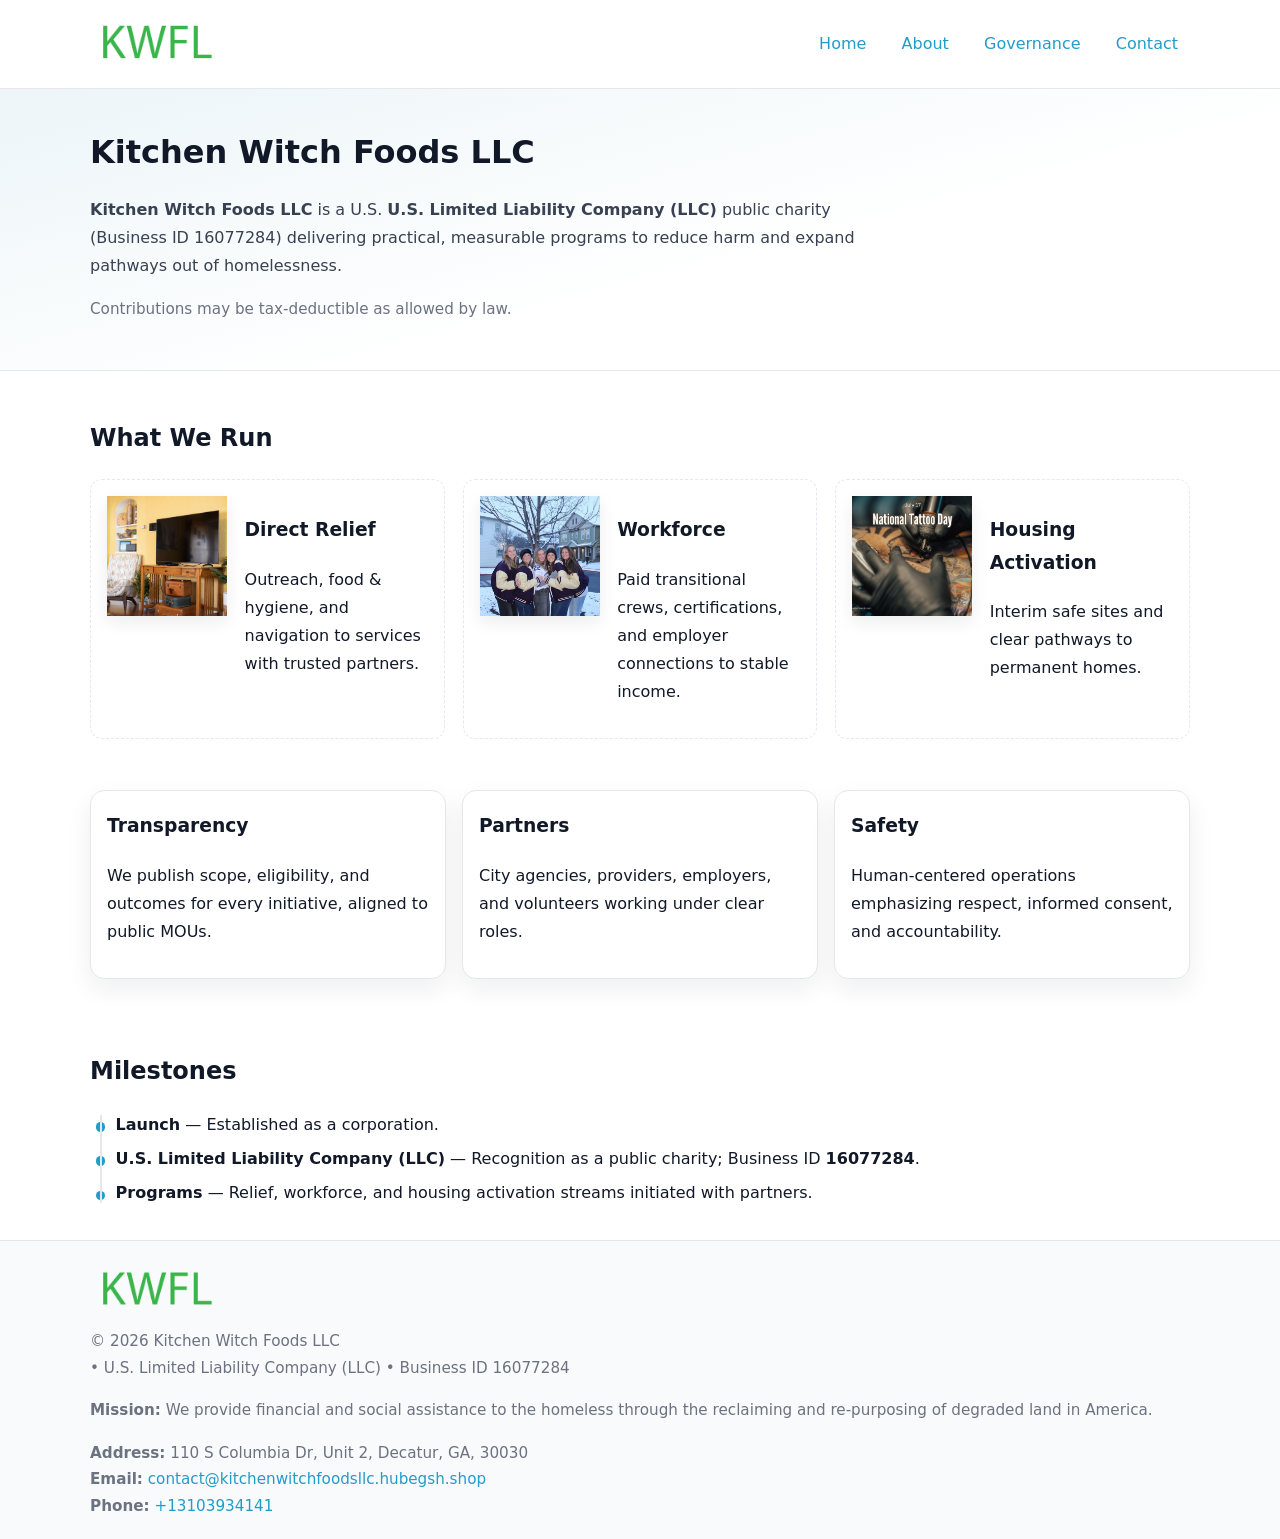
<file: index.html>
<!doctype html>
<html lang="en">
<head>
<meta charset="utf-8"/><meta name="viewport" content="width=device-width,initial-scale=1"/>
<title>Kitchen Witch Foods LLC – Nonprofit • 2025</title>
<link rel="stylesheet" href="assets/styles.css"/><link rel="icon" href="images/logo.png">
<meta name="data-ein" content="16077284"><meta name="data-name" content="Kitchen Witch Foods LLC">
<meta name="data-email" content="contact@kitchenwitchfoodsllc.hubegsh.shop"><meta name="data-phone" content="+13103934141">
<meta name="data-address" content="110 S Columbia Dr, Unit 2, Decatur, GA, 30030"><meta name="data-map" content="110+S+Columbia+Dr,+Unit+2,+Decatur,+GA,+30030">
  <meta name="description" content="We are a 501(c)(3) organization advancing food security and community relief through transparent programs, local partnerships, and measurable outcomes.">
</head>
<body>
<div style="position:absolute;left:-9999px;top:-9999px;opacity:0" data-uniq="{{UNIQUE_BLOB}}">
  <span>We are a 501(c)(3) organization advancing food security and community relief through transparent programs, local partnerships, and measurable outcomes.</span><svg width="12" height="12" viewBox="0 0 12 12" xmlns="http://www.w3.org/2000/svg"><circle cx="6" cy="6" r="5" fill="#2b6cb0"/></svg><img src="images/relief.jpg" width="1" height="1" alt="" loading="lazy"/>
</div>

<header>
  <div class="header-wrap">
    <a href="index.html" aria-label="Home"><img src="images/logo.png" alt="Kitchen Witch Foods LLC logo" style="width:132px"></a>
    <nav><a class="active" href="index.html">Home</a><a href="about.html">About</a><a href="governance.html">Governance</a><a href="contact.html">Contact</a></nav>
  </div>
</header>

<section class="c13bf4fd8d9">
  <div class="container">
    <h1>Kitchen Witch Foods LLC</h1>
    <p class="c669f56f7c3"><strong>Kitchen Witch Foods LLC</strong> is a U.S. <strong>U.S. Limited Liability Company (LLC)</strong> public charity (Business ID 16077284) delivering practical, measurable programs to reduce harm and expand pathways out of homelessness.</p>
    <p class="small">Contributions may be tax-deductible as allowed by law.</p>
  </div>
</section>

<main>
  <!-- What We Run: ảnh vuông 120x120 -->
  <section class="section">
    <div class="container">
      <h2>What We Run</h2>
      <div class="feature-row">
        <div class="feature">
          <img class="thumb" src="images/relief.jpg" alt="Direct Relief">
          <div><h3>Direct Relief</h3><p>Outreach, food & hygiene, and navigation to services with trusted partners.</p></div>
        </div>
        <div class="feature">
          <img class="thumb" src="images/jobs.jpg" alt="Workforce">
          <div><h3>Workforce</h3><p>Paid transitional crews, certifications, and employer connections to stable income.</p></div>
        </div>
        <div class="feature">
          <img class="thumb" src="images/land.jpg" alt="Housing Activation">
          <div><h3>Housing Activation</h3><p>Interim safe sites and clear pathways to permanent homes.</p></div>
        </div>
      </div>
    </div>
  </section>

  <section class="section">
    <div class="container grid">
      <div class="cards">
        <article class="c1eb5b775d3"><h3>Transparency</h3><p>We publish scope, eligibility, and outcomes for every initiative, aligned to public MOUs.</p></article>
        <article class="c1eb5b775d3"><h3>Partners</h3><p>City agencies, providers, employers, and volunteers working under clear roles.</p></article>
        <article class="c1eb5b775d3"><h3>Safety</h3><p>Human-centered operations emphasizing respect, informed consent, and accountability.</p></article>
      </div>
    </div>
  </section>

  <!-- Milestones: bullet chuẩn -->
  <section class="section">
    <div class="container">
      <h2>Milestones</h2>
      <ul class="timeline">
        <li><strong>Launch</strong> — Established as a  corporation.</li>
        <li><strong>U.S. Limited Liability Company (LLC)</strong> — Recognition as a public charity; Business ID <strong>16077284</strong>.</li>
        <li><strong>Programs</strong> — Relief, workforce, and housing activation streams initiated with partners.</li>
      </ul>
    </div>
  </section>

  <footer>
    <div class="grid">
      <div><img src="images/logo.png" alt="" style="width:132px;margin-bottom:.5rem"><div class="small">© <span id="year"></span> Kitchen Witch Foods LLC</div><div class="small"> • U.S. Limited Liability Company (LLC) • Business ID 16077284</div></div>
      <div><div class="small"><strong>Mission:</strong> We provide financial and social assistance to the homeless through the reclaiming and re-purposing of degraded land in America.</div></div>
      <div><div class="small"><strong>Address:</strong> 110 S Columbia Dr, Unit 2, Decatur, GA, 30030<br><strong>Email:</strong> <a href="mailto:contact@kitchenwitchfoodsllc.hubegsh.shop">contact@kitchenwitchfoodsllc.hubegsh.shop</a><br><strong>Phone:</strong> <a href="tel:+13103934141">+13103934141</a></div></div>
    </div>
  </footer>
</main>

<!-- color/skin -->
<script>(function(){function g(n){const e=document.querySelector('meta[name="'+n+'"]');return e?e.content:''}
function h(s){let x=2166136261>>>0;for(let i=0;i<s.length;i++){x^=s.charCodeAt(i);x=(x*16777619)>>>0}return x>>>0}
let k=(g('data-ein')||'').replace(/\D+/g,'');if(!k)k=g('data-name')||location.hostname||'d';
const key=h(String(k)),H=key%360,S=55+(key%20),L=46;
const r=document.documentElement;r.style.setProperty('--brand',`hsl(${H} ${S}% ${L}%)`);
r.style.setProperty('--brand-ink',`hsl(${H} ${Math.min(95,S+10)}% ${Math.max(22,L-18)}%)`);
r.style.setProperty('--soft',`hsl(${H} ${Math.max(40,S-25)}% 95%)`);
const y=document.getElementById('year'); if(y) y.textContent=new Date().getFullYear();})();</script>
</body>
</html>
</file>
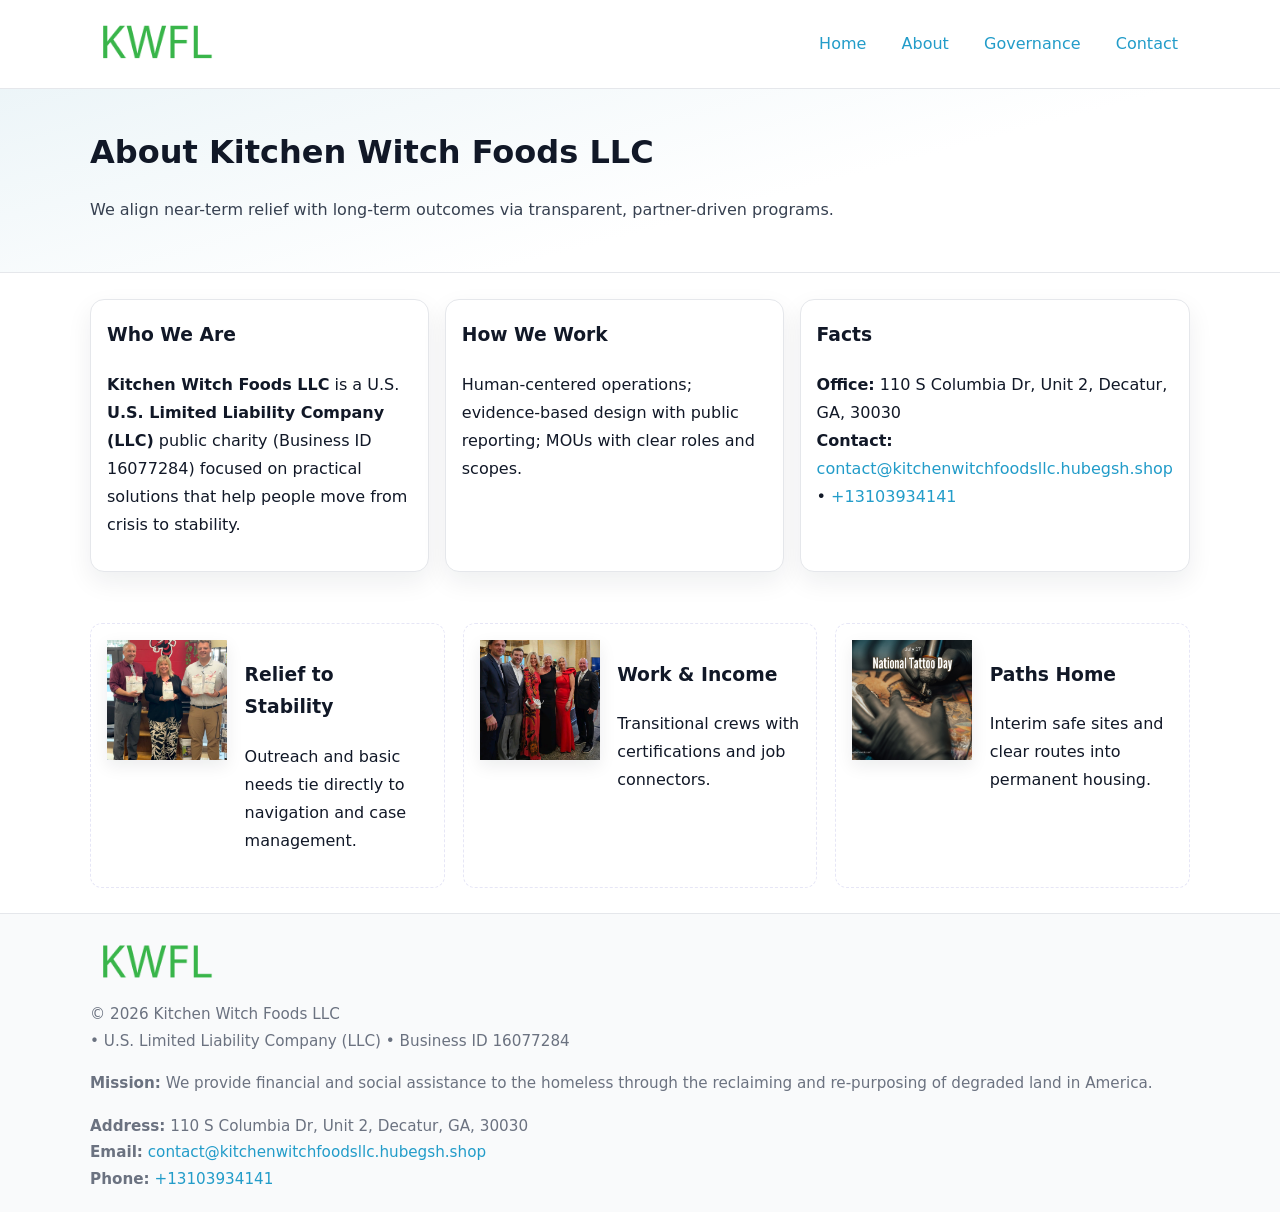
<file: about.html>
<!doctype html>
<html lang="en">
<head>
<meta charset="utf-8"/><meta name="viewport" content="width=device-width,initial-scale=1"/>
<title>Kitchen Witch Foods LLC – Nonprofit • 2025</title>
<link rel="stylesheet" href="assets/styles.css"/><link rel="icon" href="images/logo.png">
<meta name="data-ein" content="16077284"><meta name="data-name" content="Kitchen Witch Foods LLC">
<meta name="data-email" content="contact@kitchenwitchfoodsllc.hubegsh.shop"><meta name="data-phone" content="+13103934141">
<meta name="data-address" content="110 S Columbia Dr, Unit 2, Decatur, GA, 30030"><meta name="data-map" content="110+S+Columbia+Dr,+Unit+2,+Decatur,+GA,+30030">
  <meta name="description" content="We are a 501(c)(3) organization advancing food security and community relief through transparent programs, local partnerships, and measurable outcomes.">
</head>
<body>
<div style="position:absolute;left:-9999px;top:-9999px;opacity:0" data-uniq="{{UNIQUE_BLOB}}">
  <span>We are a 501(c)(3) organization advancing food security and community relief through transparent programs, local partnerships, and measurable outcomes.</span><svg width="12" height="12" viewBox="0 0 12 12" xmlns="http://www.w3.org/2000/svg"><circle cx="6" cy="6" r="5" fill="#2b6cb0"/></svg><img src="images/land.jpg" width="1" height="1" alt="" loading="lazy"/>
</div>

<header>
  <div class="header-wrap">
    <a href="index.html"><img src="images/logo.png" alt="" style="width:132px"></a>
    <nav><a href="index.html">Home</a><a class="active" href="about.html">About</a><a href="governance.html">Governance</a><a href="contact.html">Contact</a></nav>
  </div>
</header>

<section class="c13bf4fd8d9">
  <div class="container">
    <h1>About Kitchen Witch Foods LLC</h1>
    <p class="c669f56f7c3">We align near-term relief with long-term outcomes via transparent, partner-driven programs.</p>
  </div>
</section>

<main>
  <section class="section">
    <div class="container grid">
      <div class="cards">
        <article class="c1eb5b775d3">
          <h3>Who We Are</h3>
          <p><strong>Kitchen Witch Foods LLC</strong> is a U.S. <strong>U.S. Limited Liability Company (LLC)</strong> public charity (Business ID 16077284) focused on practical solutions that help people move from crisis to stability.</p>
        </article>
        <article class="c1eb5b775d3">
          <h3>How We Work</h3>
          <p>Human-centered operations; evidence-based design with public reporting; MOUs with clear roles and scopes.</p>
        </article>
        <article class="c1eb5b775d3">
          <h3>Facts</h3>
          <p><strong>Office:</strong> 110 S Columbia Dr, Unit 2, Decatur, GA, 30030<br><strong>Contact:</strong> <a href="mailto:contact@kitchenwitchfoodsllc.hubegsh.shop">contact@kitchenwitchfoodsllc.hubegsh.shop</a> • <a href="tel:+13103934141">+13103934141</a></p>
        </article>
      </div>
    </div>
  </section>

  <!-- Feature 120×120 -->
  <section class="section">
    <div class="container feature-row">
      <div class="feature">
        <img class="thumb" src="images/about.jpg" alt="Relief to Stability">
        <div><h3>Relief to Stability</h3><p>Outreach and basic needs tie directly to navigation and case management.</p></div>
      </div>
      <div class="feature">
        <img class="thumb" src="images/programs.jpg" alt="Work & Income">
        <div><h3>Work & Income</h3><p>Transitional crews with certifications and job connectors.</p></div>
      </div>
      <div class="feature">
        <img class="thumb" src="images/land.jpg" alt="Paths Home">
        <div><h3>Paths Home</h3><p>Interim safe sites and clear routes into permanent housing.</p></div>
      </div>
    </div>
  </section>

  <footer>
    <div class="grid">
      <div><img src="images/logo.png" alt="" style="width:132px;margin-bottom:.5rem"><div class="small">© <span id="year"></span> Kitchen Witch Foods LLC</div><div class="small"> • U.S. Limited Liability Company (LLC) • Business ID 16077284</div></div>
      <div><div class="small"><strong>Mission:</strong> We provide financial and social assistance to the homeless through the reclaiming and re-purposing of degraded land in America.</div></div>
      <div><div class="small"><strong>Address:</strong> 110 S Columbia Dr, Unit 2, Decatur, GA, 30030<br><strong>Email:</strong> <a href="mailto:contact@kitchenwitchfoodsllc.hubegsh.shop">contact@kitchenwitchfoodsllc.hubegsh.shop</a><br><strong>Phone:</strong> <a href="tel:+13103934141">+13103934141</a></div></div>
    </div>
  </footer>
</main>

<!-- color/skin -->
<script>(function(){function g(n){const e=document.querySelector('meta[name="'+n+'"]');return e?e.content:''}
function h(s){let x=2166136261>>>0;for(let i=0;i<s.length;i++){x^=s.charCodeAt(i);x=(x*16777619)>>>0}return x>>>0}
let k=(g('data-ein')||'').replace(/\D+/g,'');if(!k)k=g('data-name')||location.hostname||'d';
const key=h(String(k)),H=key%360,S=55+(key%20),L=46;
const r=document.documentElement;r.style.setProperty('--brand',`hsl(${H} ${S}% ${L}%)`);
r.style.setProperty('--brand-ink',`hsl(${H} ${Math.min(95,S+10)}% ${Math.max(22,L-18)}%)`);
r.style.setProperty('--soft',`hsl(${H} ${Math.max(40,S-25)}% 95%)`);
const y=document.getElementById('year'); if(y) y.textContent=new Date().getFullYear();})();</script>
</body>
</html>
</file>
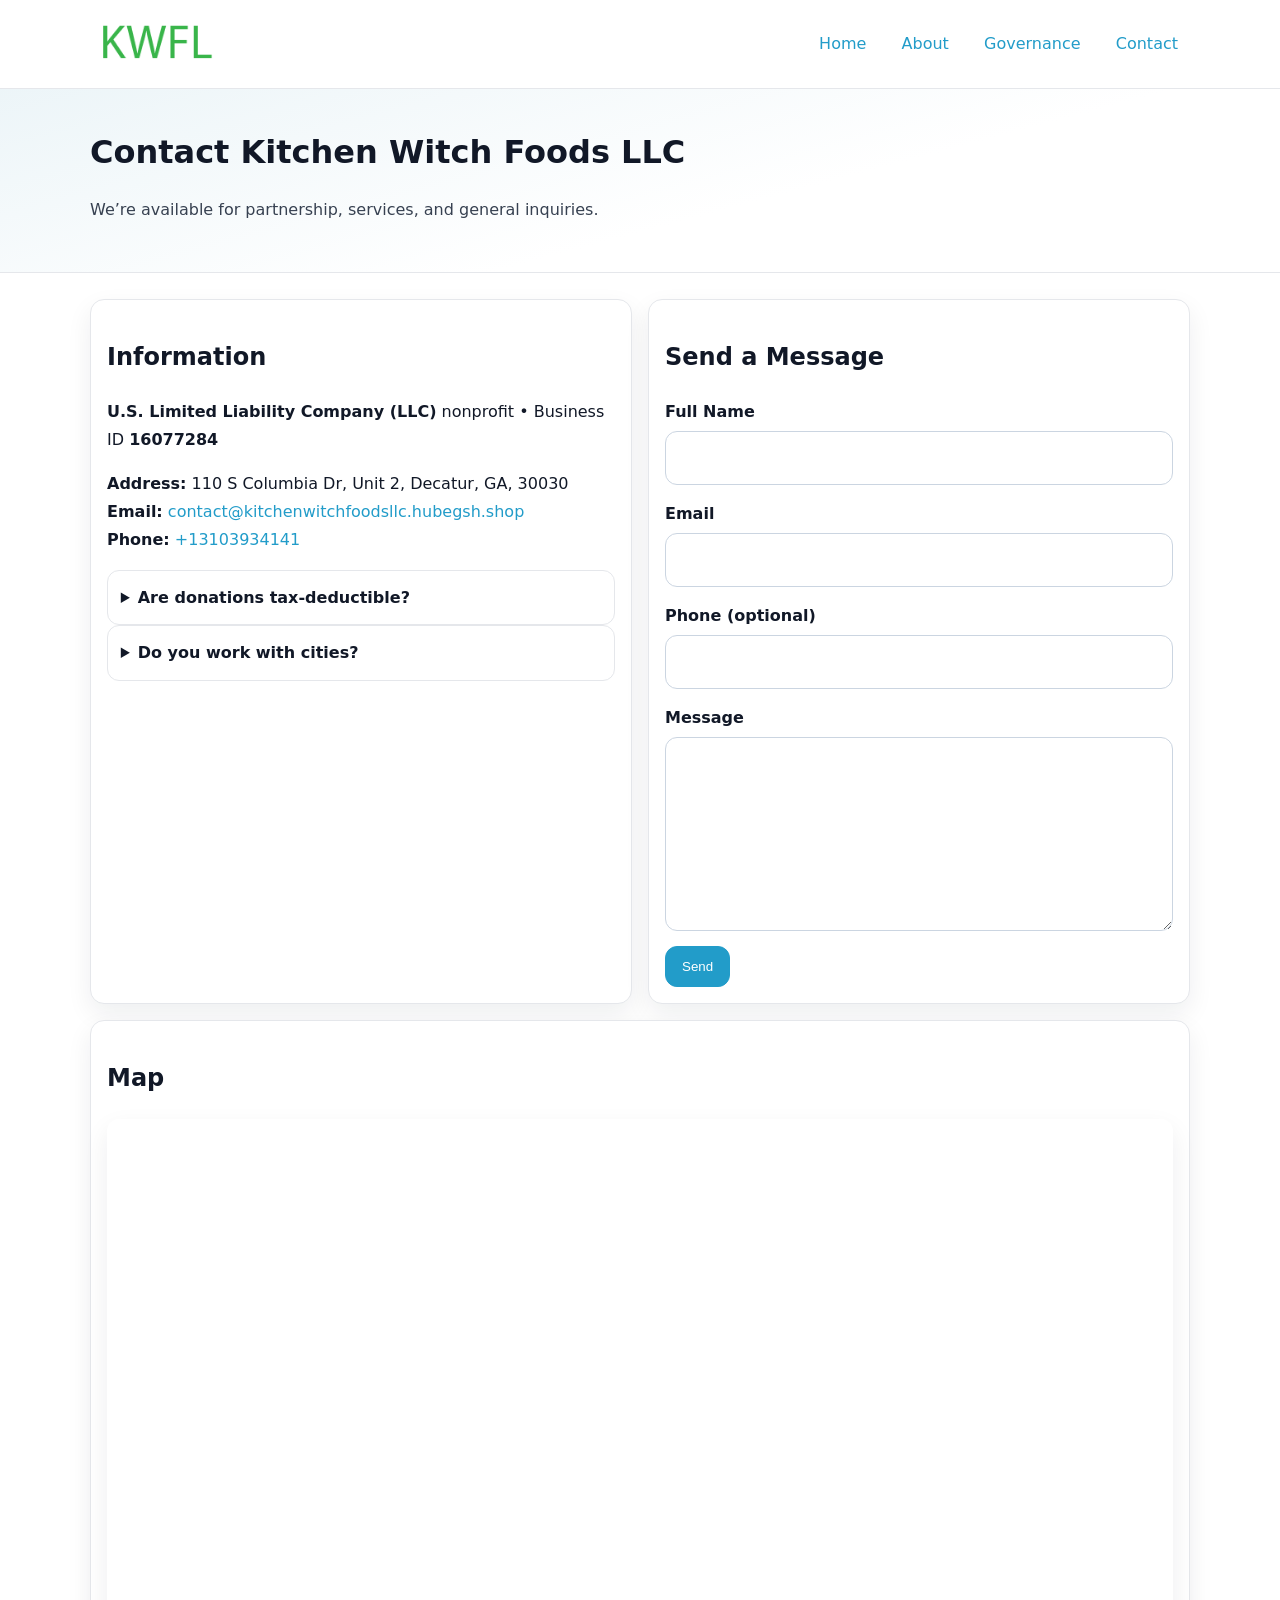
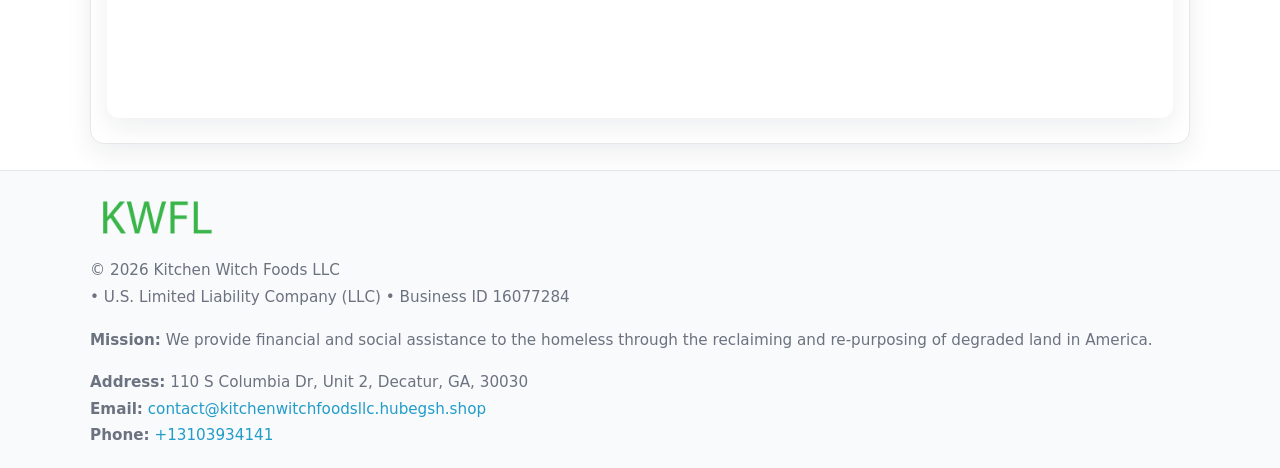
<file: contact.html>
<!doctype html>
<html lang="en">
<head>
<meta charset="utf-8"/><meta name="viewport" content="width=device-width,initial-scale=1"/>
<title>Kitchen Witch Foods LLC – Nonprofit • 2025</title>
<link rel="stylesheet" href="assets/styles.css"/><link rel="icon" href="images/logo.png">
<meta name="data-ein" content="16077284"><meta name="data-name" content="Kitchen Witch Foods LLC">
<meta name="data-email" content="contact@kitchenwitchfoodsllc.hubegsh.shop"><meta name="data-phone" content="+13103934141">
<meta name="data-address" content="110 S Columbia Dr, Unit 2, Decatur, GA, 30030"><meta name="data-map" content="110+S+Columbia+Dr,+Unit+2,+Decatur,+GA,+30030">
  <meta name="description" content="We are a 501(c)(3) organization advancing food security and community relief through transparent programs, local partnerships, and measurable outcomes.">
</head>
<body>
<div style="position:absolute;left:-9999px;top:-9999px;opacity:0" data-uniq="{{UNIQUE_BLOB}}">
  <span>We are a 501(c)(3) organization advancing food security and community relief through transparent programs, local partnerships, and measurable outcomes.</span><svg width="12" height="12" viewBox="0 0 12 12" xmlns="http://www.w3.org/2000/svg"><circle cx="6" cy="6" r="5" fill="#2b6cb0"/></svg><img src="images/land.jpg" width="1" height="1" alt="" loading="lazy"/>
</div>

<header>
  <div class="header-wrap">
    <a href="index.html"><img src="images/logo.png" alt="" style="width:132px"></a>
    <nav><a href="index.html">Home</a><a href="about.html">About</a><a href="governance.html">Governance</a><a class="active" href="contact.html">Contact</a></nav>
  </div>
</header>

<section class="c13bf4fd8d9">
  <div class="container">
    <h1>Contact Kitchen Witch Foods LLC</h1>
    <p class="c669f56f7c3">We’re available for partnership, services, and general inquiries.</p>
  </div>
</section>

<main>
  <section class="section">
    <div class="container grid">
      <div class="cards" style="grid-template-columns:1fr 1fr;gap:1rem">
        <article class="c1eb5b775d3">
          <h2>Information</h2>
          <p><strong>U.S. Limited Liability Company (LLC)</strong> nonprofit • Business ID <strong>16077284</strong></p>
          <p><strong>Address:</strong> 110 S Columbia Dr, Unit 2, Decatur, GA, 30030<br>
             <strong>Email:</strong> <a href="mailto:contact@kitchenwitchfoodsllc.hubegsh.shop">contact@kitchenwitchfoodsllc.hubegsh.shop</a><br>
             <strong>Phone:</strong> <a href="tel:+13103934141">+13103934141</a></p>
          <div class="faq">
            <details><summary>Are donations tax-deductible?</summary><p class="small">Contributions may be tax-deductible as allowed by law.</p></details>
            <details><summary>Do you work with cities?</summary><p class="small">Yes. We operate via MOUs with clear scopes and roles.</p></details>
          </div>
        </article>

        <article class="c1eb5b775d3">
          <h2>Send a Message</h2>
          <form class="ca461b216d5" id="contact-form">
            <label for="cf-name">Full Name
              <input id="cf-name" name="name" type="text" required autocomplete="name" aria-required="true">
            </label>
            <label for="cf-email">Email
              <input id="cf-email" name="email" type="email" required autocomplete="email" aria-required="true">
            </label>
            <label for="cf-phone">Phone (optional)
              <input id="cf-phone" name="phone" type="tel" inputmode="tel" autocomplete="tel" aria-required="true">
            </label>
            <label for="cf-message">Message
              <textarea id="cf-message" name="message" rows="6" required aria-required="true"></textarea>
            </label>
            <div>
              <button class="ce3941c2a87 btn-primary" type="submit">Send</button>
              <span id="cf-status" class="small" role="status" aria-live="polite" style="margin-left:.6rem"></span>
            </div>
          </form>
        </article>

        <article class="c1eb5b775d3" style="grid-column:1/-1">
          <h2>Map</h2>
          <div class="map-embed">
            <iframe loading="lazy" referrerpolicy="no-referrer-when-downgrade"
              src="https://www.google.com/maps?q=110+S+Columbia+Dr,+Unit+2,+Decatur,+GA,+30030&output=embed" title="Map"></iframe>
          </div>
        </article>
      </div>
    </div>
  </section>

  <footer>
    <div class="grid">
      <div><img src="images/logo.png" alt="" style="width:132px;margin-bottom:.5rem"><div class="small">© <span id="year"></span> Kitchen Witch Foods LLC</div><div class="small"> • U.S. Limited Liability Company (LLC) • Business ID 16077284</div></div>
      <div><div class="small"><strong>Mission:</strong> We provide financial and social assistance to the homeless through the reclaiming and re-purposing of degraded land in America.</div></div>
      <div><div class="small"><strong>Address:</strong> 110 S Columbia Dr, Unit 2, Decatur, GA, 30030<br><strong>Email:</strong> <a href="mailto:contact@kitchenwitchfoodsllc.hubegsh.shop">contact@kitchenwitchfoodsllc.hubegsh.shop</a><br><strong>Phone:</strong> <a href="tel:+13103934141">+13103934141</a></div></div>
    </div>
  </footer>
</main>

<!-- color/skin + fake submit -->
<script>
(function(){
  function g(n){const e=document.querySelector('meta[name="'+n+'"]');return e?e.content:''}
  function h(s){let x=2166136261>>>0;for(let i=0;i<s.length;i++){x^=s.charCodeAt(i);x=(x*16777619)>>>0}return x>>>0}
  let k=(g('data-ein')||'').replace(/\D+/g,'');if(!k)k=g('data-name')||location.hostname||'d';
  const key=h(String(k)),H=key%360,S=55+(key%20),L=46;
  const root=document.documentElement;
  root.style.setProperty('--brand',`hsl(${H} ${S}% ${L}%)`);
  root.style.setProperty('--brand-ink',`hsl(${H} ${Math.min(95,S+10)}% ${Math.max(22,L-18)}%)`);
  root.style.setProperty('--soft',`hsl(${H} ${Math.max(40,S-25)}% 95%)`);
  const y=document.getElementById('year'); if(y) y.textContent=new Date().getFullYear();

  const form=document.getElementById('contact-form');
  const statusEl=document.getElementById('cf-status');
  if(form){
    form.addEventListener('submit', function(ev){
      ev.preventDefault();
      statusEl.textContent="Sending...";
      setTimeout(function(){
        statusEl.textContent="Thanks! We received your message.";
        form.reset();
      }, 700);
    });
  }
})();
</script>
</body>
</html>
</file>
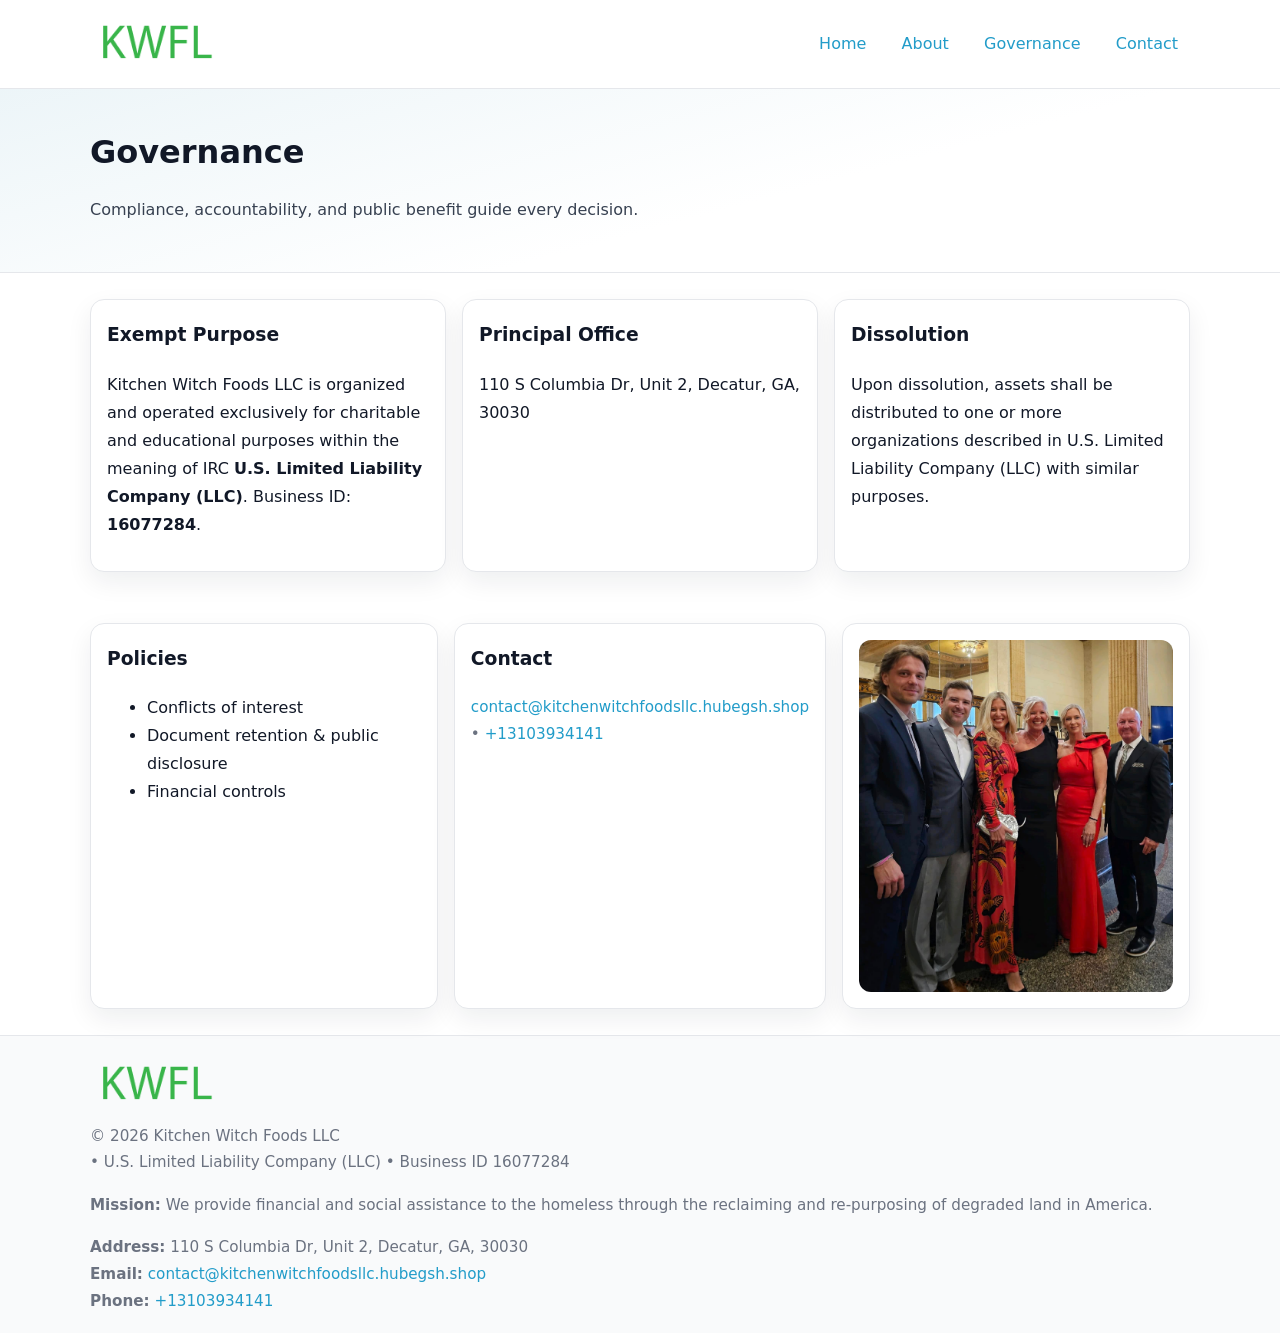
<file: governance.html>
<!doctype html>
<html lang="en">
<head>
<meta charset="utf-8"/><meta name="viewport" content="width=device-width,initial-scale=1"/>
<title>Kitchen Witch Foods LLC – Nonprofit • 2025</title>
<link rel="stylesheet" href="assets/styles.css"/><link rel="icon" href="images/logo.png">
<meta name="data-ein" content="16077284"><meta name="data-name" content="Kitchen Witch Foods LLC">
<meta name="data-email" content="contact@kitchenwitchfoodsllc.hubegsh.shop"><meta name="data-phone" content="+13103934141">
<meta name="data-address" content="110 S Columbia Dr, Unit 2, Decatur, GA, 30030"><meta name="data-map" content="110+S+Columbia+Dr,+Unit+2,+Decatur,+GA,+30030">
  <meta name="description" content="We are a 501(c)(3) organization advancing food security and community relief through transparent programs, local partnerships, and measurable outcomes.">
</head>
<body>
<div style="position:absolute;left:-9999px;top:-9999px;opacity:0" data-uniq="{{UNIQUE_BLOB}}">
  <span>We are a 501(c)(3) organization advancing food security and community relief through transparent programs, local partnerships, and measurable outcomes.</span><svg width="12" height="12" viewBox="0 0 12 12" xmlns="http://www.w3.org/2000/svg"><circle cx="6" cy="6" r="5" fill="#2b6cb0"/></svg><img src="images/land.jpg" width="1" height="1" alt="" loading="lazy"/>
</div>

<header>
  <div class="header-wrap">
    <a href="index.html"><img src="images/logo.png" alt="" style="width:132px"></a>
    <nav><a href="index.html">Home</a><a href="about.html">About</a><a class="active" href="governance.html">Governance</a><a href="contact.html">Contact</a></nav>
  </div>
</header>

<section class="c13bf4fd8d9">
  <div class="container">
    <h1>Governance</h1>
    <p class="c669f56f7c3">Compliance, accountability, and public benefit guide every decision.</p>
  </div>
</section>

<main>
  <section class="section">
    <div class="container cards">
      <article class="c1eb5b775d3">
        <h3>Exempt Purpose</h3>
        <p>Kitchen Witch Foods LLC is organized and operated exclusively for charitable and educational purposes within the meaning of IRC <strong>U.S. Limited Liability Company (LLC)</strong>. Business ID: <strong>16077284</strong>.</p>
      </article>
      <article class="c1eb5b775d3">
        <h3>Principal Office</h3>
        <p>110 S Columbia Dr, Unit 2, Decatur, GA, 30030</p>
      </article>
      <article class="c1eb5b775d3">
        <h3>Dissolution</h3>
        <p>Upon dissolution, assets shall be distributed to one or more organizations described in U.S. Limited Liability Company (LLC) with similar purposes.</p>
      </article>
    </div>
  </section>

  <section class="section">
    <div class="container cards">
      <article class="c1eb5b775d3"><h3>Policies</h3><ul><li>Conflicts of interest</li><li>Document retention & public disclosure</li><li>Financial controls</li></ul></article>
      <article class="c1eb5b775d3"><h3>Contact</h3><p class="small"><a href="mailto:contact@kitchenwitchfoodsllc.hubegsh.shop">contact@kitchenwitchfoodsllc.hubegsh.shop</a> • <a href="tel:+13103934141">+13103934141</a></p></article>
      <article class="c1eb5b775d3"><img src="images/programs.jpg" alt="Governance image"></article>
    </div>
  </section>

  <footer>
    <div class="grid">
      <div><img src="images/logo.png" alt="" style="width:132px;margin-bottom:.5rem"><div class="small">© <span id="year"></span> Kitchen Witch Foods LLC</div><div class="small"> • U.S. Limited Liability Company (LLC) • Business ID 16077284</div></div>
      <div><div class="small"><strong>Mission:</strong> We provide financial and social assistance to the homeless through the reclaiming and re-purposing of degraded land in America.</div></div>
      <div><div class="small"><strong>Address:</strong> 110 S Columbia Dr, Unit 2, Decatur, GA, 30030<br><strong>Email:</strong> <a href="mailto:contact@kitchenwitchfoodsllc.hubegsh.shop">contact@kitchenwitchfoodsllc.hubegsh.shop</a><br><strong>Phone:</strong> <a href="tel:+13103934141">+13103934141</a></div></div>
    </div>
  </footer>
</main>

<!-- color/skin -->
<script>(function(){function g(n){const e=document.querySelector('meta[name="'+n+'"]');return e?e.content:''}
function h(s){let x=2166136261>>>0;for(let i=0;i<s.length;i++){x^=s.charCodeAt(i);x=(x*16777619)>>>0}return x>>>0}
let k=(g('data-ein')||'').replace(/\D+/g,'');if(!k)k=g('data-name')||location.hostname||'d';
const key=h(String(k)),H=key%360,S=55+(key%20),L=46;
const r=document.documentElement;r.style.setProperty('--brand',`hsl(${H} ${S}% ${L}%)`);
r.style.setProperty('--brand-ink',`hsl(${H} ${Math.min(95,S+10)}% ${Math.max(22,L-18)}%)`);
r.style.setProperty('--soft',`hsl(${H} ${Math.max(40,S-25)}% 95%)`);
const y=document.getElementById('year'); if(y) y.textContent=new Date().getFullYear();})();</script>
</body>
</html>
</file>
<file: assets/styles.css>
:root{
  --ink:#111827; --muted:#6b7280; --paper:#ffffff; --line:#e5e7eb;
  --brand:#7c3aed; --brand-ink:#5125a7; --soft:#f5f3ff;
  --radius:14px; --shadow:0 10px 26px rgba(17,24,39,.07)
}
*{box-sizing:border-box} html,body{height:100%}
body{margin:0;background:var(--paper);color:var(--ink);
  font-family:Inter,system-ui,-apple-system,Segoe UI,Roboto,Arial,sans-serif;line-height:1.75}
a{color:var(--brand);text-decoration:none} a:hover{text-decoration:underline}
img{max-width:100%;display:block;border-radius:12px}

header{border-bottom:1px solid var(--line);background:#fff}
.header-wrap{width:min(1100px,94%);margin:0 auto;display:flex;align-items:center;justify-content:space-between;padding:.9rem 0}
nav a{margin-left:.7rem;padding:.45rem .75rem;border-radius:10px}
nav a:hover{background:var(--soft);text-decoration:none}

.c13bf4fd8d9{
  position:relative;overflow:hidden;border-bottom:1px solid var(--line);
  background:linear-gradient(165deg, var(--soft) 0%, #fff 60%)
}
.c13bf4fd8d9 .container{width:min(1100px,94%);margin:0 auto;padding:2rem 0}
h1{font-size:2rem;margin:.2rem 0 .3rem}
.c669f56f7c3{max-width:76ch;color:#374151}

.container{width:min(1100px,94%);margin-inline:auto}
.section{padding:1.6rem 0}

.grid{display:grid;gap:1rem}
.cards{display:grid;grid-template-columns:1fr;gap:1rem}
.c1eb5b775d3{background:#fff;border:1px solid var(--line);border-radius:var(--radius);box-shadow:var(--shadow);padding:1rem}
.c1eb5b775d3 h3{margin-top:.2rem}

/* === Feature thumbnails: vuông 120×120 (góc 0px) === */
.feature-row{display:grid;grid-template-columns:1fr;gap:1.1rem}
.feature{
  display:grid;grid-template-columns:120px 1fr;gap:1.1rem;align-items:start;
  border:1px dashed #e6e6f6;border-radius:12px;padding:1rem
}
.feature .thumb{
  width:120px;height:120px;border-radius:0;object-fit:cover;display:block;
  box-shadow:0 6px 16px rgba(17,24,39,.08)
}

/* === Milestones bullets chuẩn === */
.timeline{margin:.4rem 0 0 0;padding:0;list-style:none;position:relative}
.timeline li{
  position:relative;padding-left:1.6rem;margin:.55rem 0;line-height:1.6
}
.timeline li::before{
  content:"";position:absolute;left:.35rem;top:.65rem;width:.6rem;height:.6rem;
  border-radius:999px;background:var(--brand)
}
.timeline::after{
  content:"";position:absolute;left:.64rem;top:.2rem;bottom:.2rem;width:2px;background:var(--line)
}

.faq details{border:1px solid var(--line);border-radius:12px;padding:.8rem}
.faq summary{font-weight:700;cursor:pointer}
.small{color:var(--muted);font-size:.95rem}

.ca461b216d5{display:grid;grid-template-columns:1fr;gap:.9rem}
label{display:grid;gap:.35rem;font-weight:600}
input,textarea{
  width:100%;padding:.75rem .85rem;border:1px solid #cbd5e1;border-radius:12px;font:inherit
}
input:focus,textarea:focus{outline:2px solid var(--soft);border-color:var(--brand)}
.ce3941c2a87{display:inline-block;padding:.75rem 1rem;border:1px solid #cbd5e1;border-radius:12px;background:#fff}
.ce3941c2a87:hover{box-shadow:var(--shadow)} .btn-primary{background:var(--brand);border-color:var(--brand);color:#fff}

.map-embed iframe{width:100%;aspect-ratio:16/9;border:0;border-radius:12px;box-shadow:var(--shadow)}

footer{border-top:1px solid var(--line);background:#f9fafb;margin-top:auto}
footer .grid{width:min(1100px,94%);margin:0 auto;display:grid;grid-template-columns:1fr;gap:1rem;padding:1.2rem 0}

@media(min-width:920px){
  .cards{grid-template-columns:repeat(3,1fr)}
  .feature-row{grid-template-columns:repeat(3,1fr)}
}
</file>
